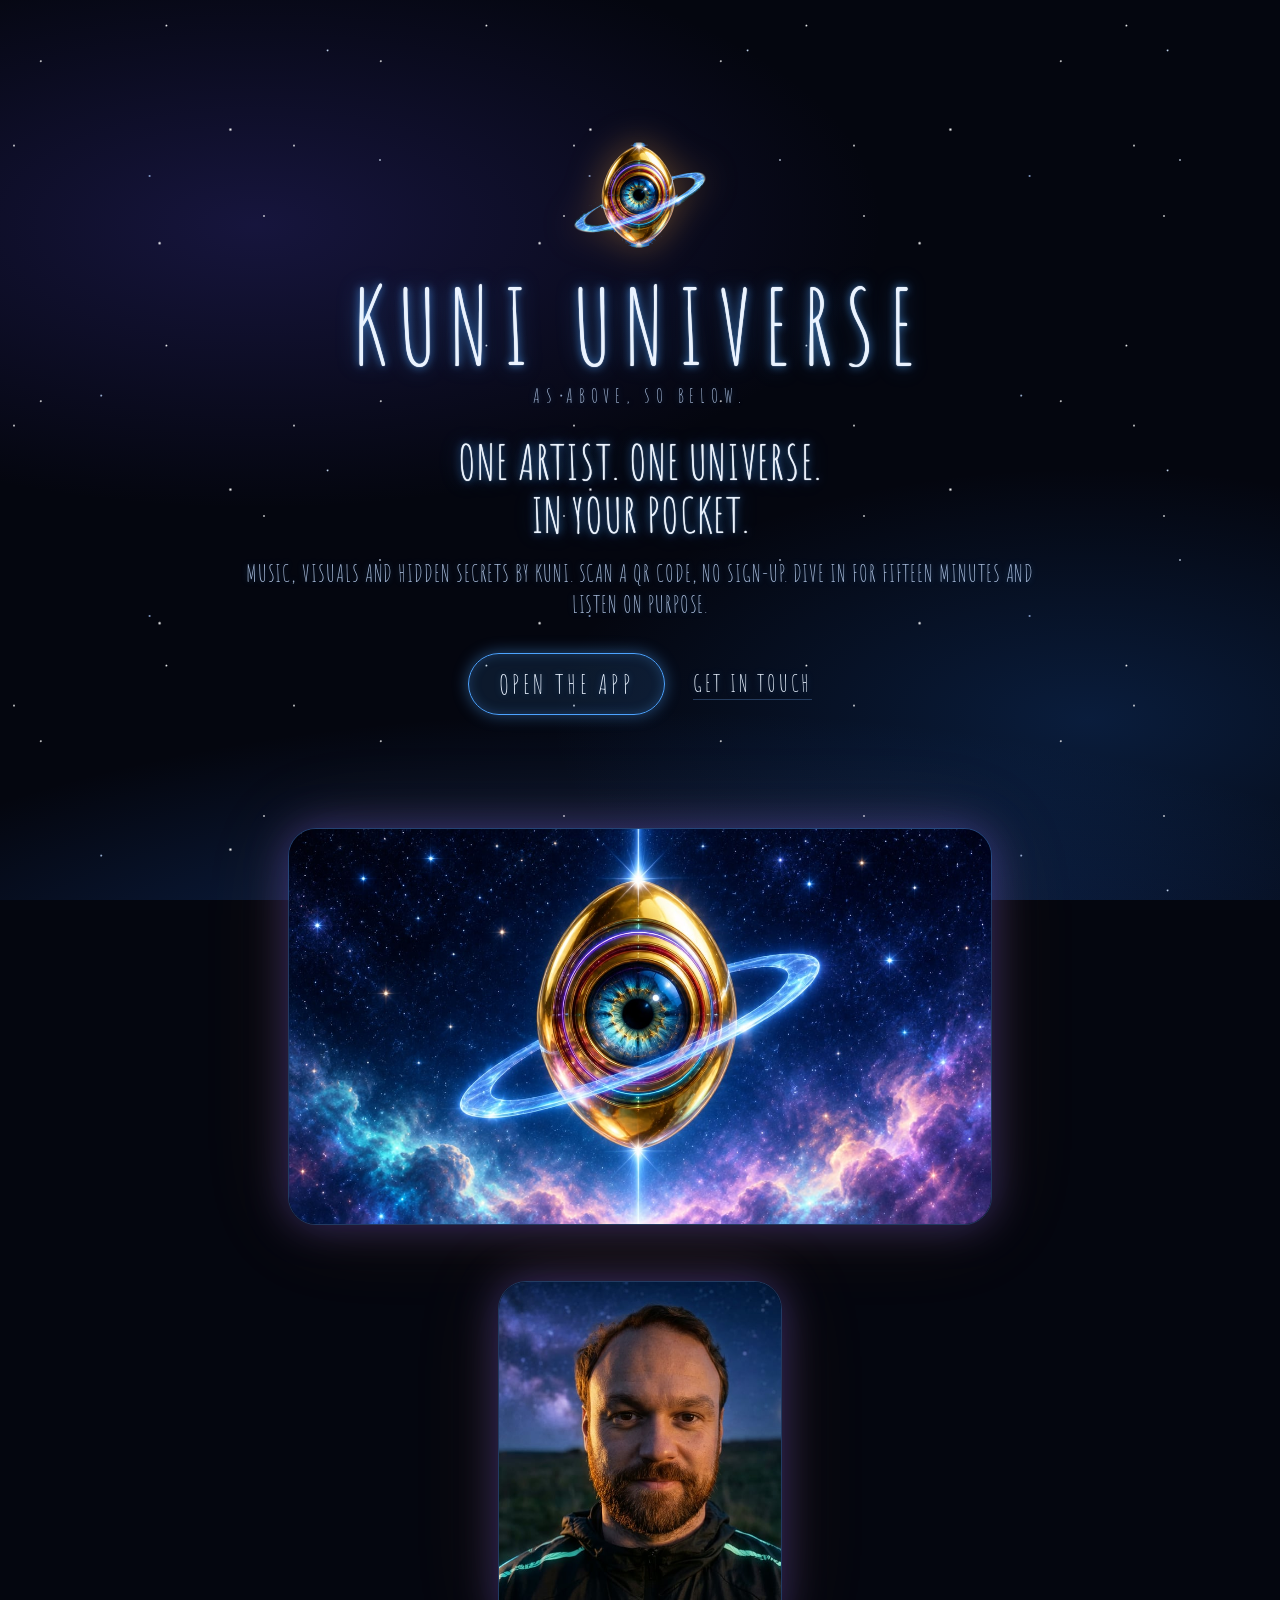
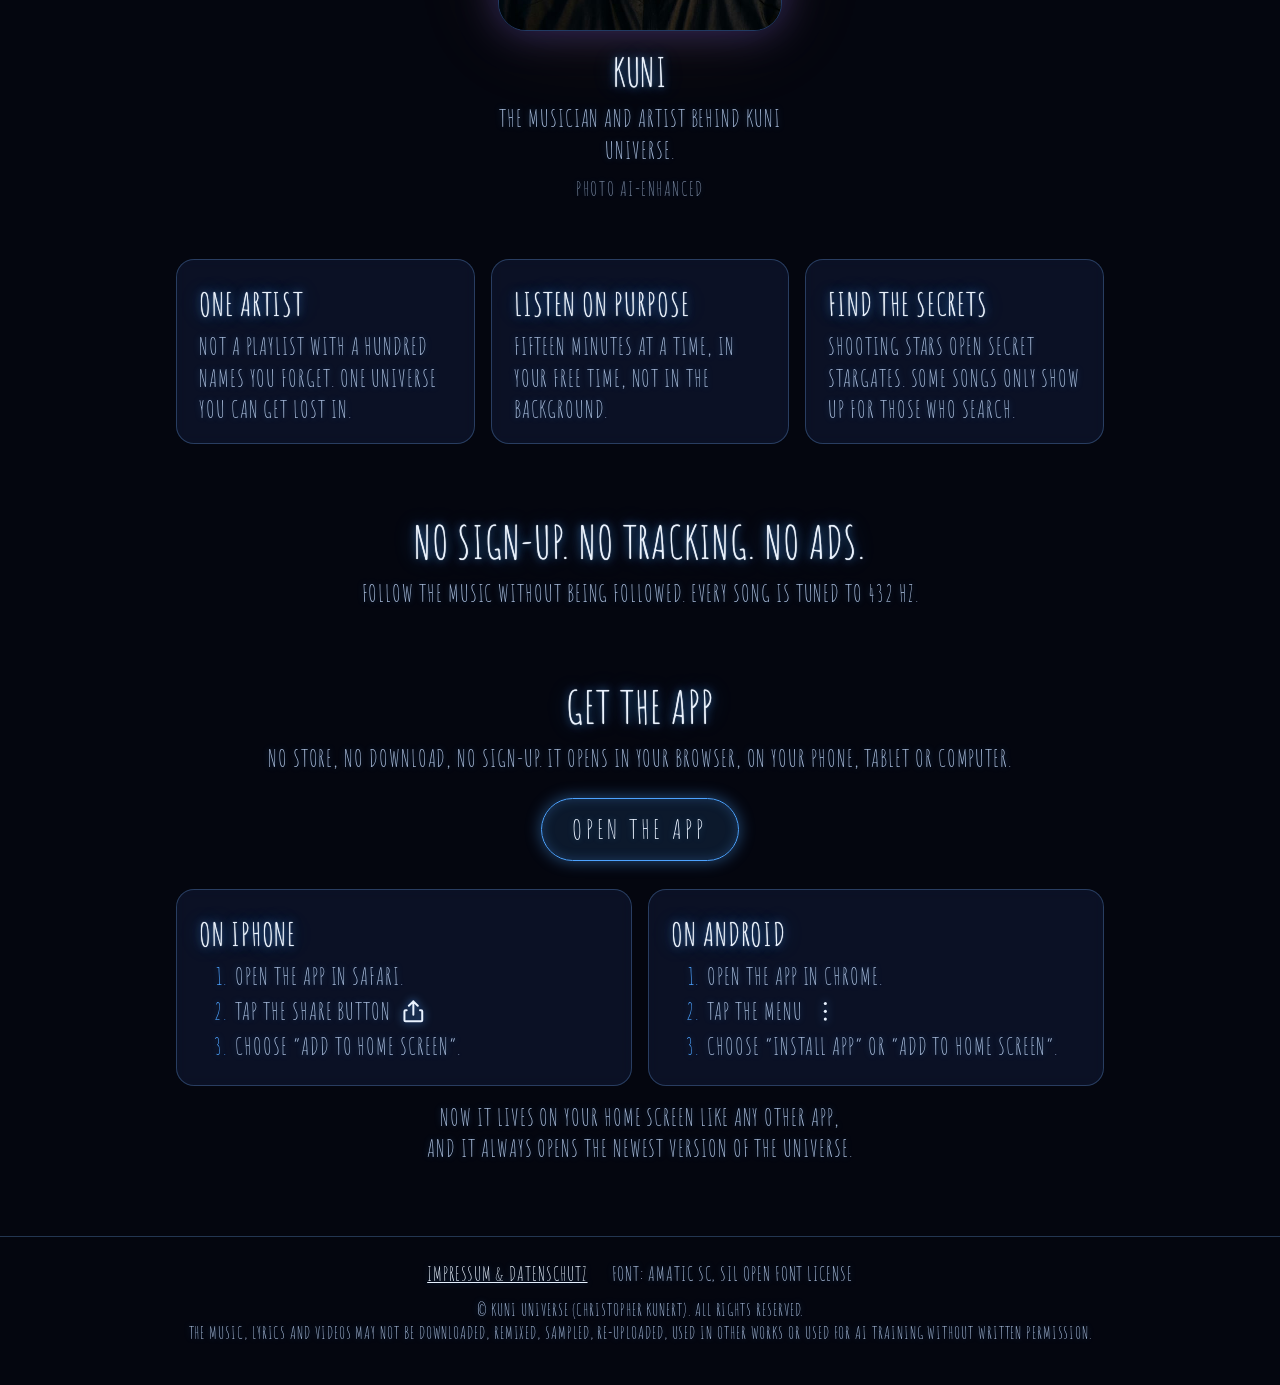
<file: index.html>
<!doctype html>
<html lang="en">
<head>
  <meta charset="utf-8">
  <meta name="viewport" content="width=device-width, initial-scale=1">
  <title>KUNI UNIVERSE</title>
  <meta name="description" content="One artist, one universe, in your pocket. Music by kuni. No sign-up, no tracking, no ads.">
  <meta name="theme-color" content="#04060f">
  <!-- Vorschau beim Teilen (WhatsApp, Telegram, Instagram): seit 07.11.2026 das neue Auge-Ei auf dem Sternenhimmel
       (Kunis Entscheidung, überall das neue Ei); alle Logo-Bilder in img/ schreibt `npm run brand` in der App -->
  <meta property="og:type" content="website">
  <meta property="og:url" content="https://christopherkunert11.github.io/kuni-universe-landing/">
  <meta property="og:title" content="KUNI UNIVERSE">
  <meta property="og:description" content="One artist, one universe, in your pocket. Music by kuni. No sign-up, no tracking, no ads.">
  <meta property="og:image" content="https://christopherkunert11.github.io/kuni-universe-landing/img/vorschau.jpg">
  <meta property="og:image:width" content="1200">
  <meta property="og:image:height" content="630">
  <meta property="og:image:alt" content="A golden egg with a blue eye and an ice-blue glass ring, floating in a starry night sky above violet nebula clouds">
  <meta name="twitter:card" content="summary_large_image">
  <link rel="icon" type="image/png" href="img/icon.png">
  <link rel="apple-touch-icon" href="img/apple-touch-icon.png">
  <link rel="stylesheet" href="style.css">
</head>
<body>
  <div class="sky" aria-hidden="true"></div>

  <main>
    <!-- Hero: Logo, Name, Botschaft, Knöpfe -->
    <header class="hero">
      <img class="mark" src="img/auge-ei.png" alt="" width="132" height="132">
      <h1>KUNI UNIVERSE</h1>
      <p class="tagline">AS ABOVE, SO BELOW.</p>
      <p class="claim">ONE ARTIST. ONE UNIVERSE.<br>IN YOUR POCKET.</p>
      <p class="lead">Music, visuals and hidden secrets by kuni. Scan a QR code, no sign-up. Dive in for fifteen minutes and listen on purpose.</p>
      <div class="cta">
        <a class="btn" href="https://kuni-universe.vercel.app">OPEN THE APP</a>
        <a class="link" href="mailto:christopherkunert11@gmail.com?subject=KUNI%20UNIVERSE">GET IN TOUCH</a>
      </div>
    </header>

    <!-- Großes Bild: das neue Auge-Ei auf dem Sternenhimmel (seit 07.11.2026, vorher die Lichtsäule mit dem alten Ei) -->
    <figure class="showcase">
      <img src="img/auge-ei-sterne.jpg" alt="The golden egg with the blue eye and an ice-blue glass ring, floating in a starry night sky above violet nebula clouds" width="1280" height="720" loading="lazy">
    </figure>

    <!-- Kuni selbst (Kunis Wunsch vom 07.11.2026): sein Foto aus dem Lebenslauf, mit PixVerse unter den Sternenhimmel
         gesetzt, darum der Hinweis „AI-enhanced“ (KI offen nennen); ohne Ortsdaten und andere Angaben in der Datei -->
    <figure class="artist">
      <img src="img/kuni.jpg" alt="kuni, portrait under a starry night sky" width="560" height="692" loading="lazy">
      <figcaption>
        <h2>KUNI</h2>
        <p>The musician and artist behind kuni universe.</p>
        <small>Photo AI-enhanced</small>
      </figcaption>
    </figure>

    <!-- Drei Gründe -->
    <section class="cards" aria-label="Why kuni universe">
      <article class="card">
        <h2>ONE ARTIST</h2>
        <p>Not a playlist with a hundred names you forget. One universe you can get lost in.</p>
      </article>
      <article class="card">
        <h2>LISTEN ON PURPOSE</h2>
        <p>Fifteen minutes at a time, in your free time, not in the background.</p>
      </article>
      <article class="card">
        <h2>FIND THE SECRETS</h2>
        <p>Shooting stars open secret stargates. Some songs only show up for those who search.</p>
      </article>
    </section>

    <!-- Versprechen -->
    <section class="promise">
      <h2>NO SIGN-UP. NO TRACKING. NO ADS.</h2>
      <p>Follow the music without being followed. Every song is tuned to 432 Hz.</p>
    </section>

    <!-- Abschluss: so kommt die App aufs Handy (ohne Store, 01.11.2026); Link zum Teilen: …/#get-the-app -->
    <section class="soon" id="get-the-app">
      <h2>GET THE APP</h2>
      <p>No store, no download, no sign-up. It opens in your browser, on your phone, tablet or computer.</p>
      <a class="btn" href="https://kuni-universe.vercel.app">OPEN THE APP</a>
    </section>

    <section class="cards install" aria-label="Put the app on your home screen">
      <article class="card">
        <h2>ON IPHONE</h2>
        <ol>
          <li>Open the app in Safari.</li>
          <li>Tap the share button
            <svg class="glyph" viewBox="0 0 24 24" aria-hidden="true"><path d="M12 3v12M8 7l4-4 4 4M6 11H5a1 1 0 0 0-1 1v8a1 1 0 0 0 1 1h14a1 1 0 0 0 1-1v-8a1 1 0 0 0-1-1h-1"/></svg>
          </li>
          <li>Choose “Add to Home Screen”.</li>
        </ol>
      </article>
      <article class="card">
        <h2>ON ANDROID</h2>
        <ol>
          <li>Open the app in Chrome.</li>
          <li>Tap the menu
            <svg class="glyph" viewBox="0 0 24 24" aria-hidden="true"><circle cx="12" cy="5" r="1.4"/><circle cx="12" cy="12" r="1.4"/><circle cx="12" cy="19" r="1.4"/></svg>
          </li>
          <li>Choose “Install app” or “Add to Home screen”.</li>
        </ol>
      </article>
    </section>
    <p class="install-note">Now it lives on your home screen like any other app, and it always opens the newest version of the universe.</p>
  </main>

  <footer>
    <a href="impressum.html">IMPRESSUM &amp; DATENSCHUTZ</a>
    <span>Font: Amatic SC, SIL Open Font License</span>
    <p class="rights">© kuni universe (Christopher Kunert). All rights reserved.<br>
    The music, lyrics and videos may not be downloaded, remixed, sampled, re-uploaded, used in other works or used for AI training without written permission.</p>
  </footer>
</body>
</html>
</file>
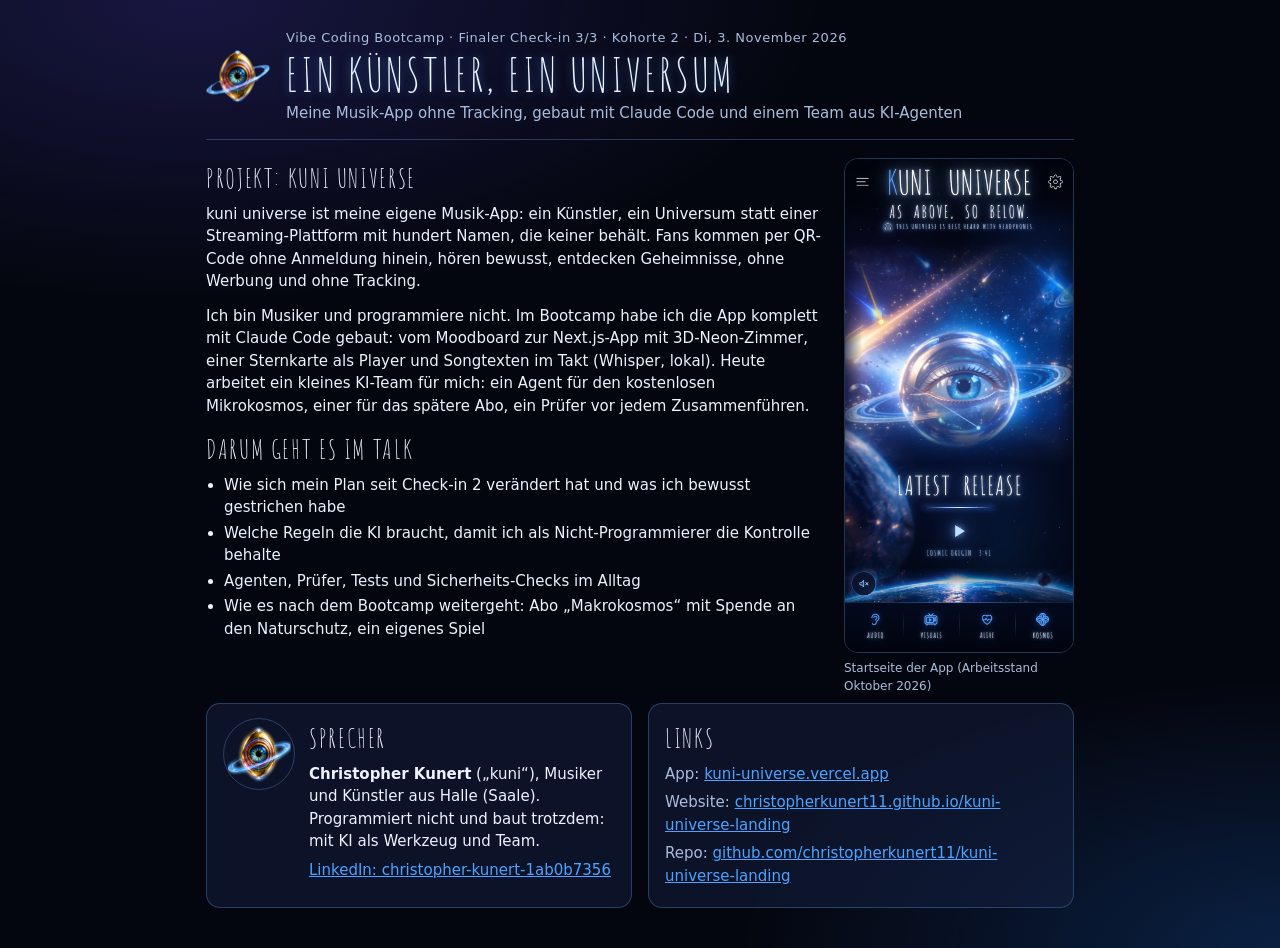
<file: checkin/index.html>
<!doctype html>
<html lang="de">
<head>
  <meta charset="utf-8">
  <meta name="viewport" content="width=device-width, initial-scale=1">
  <title>EIN KÜNSTLER, EIN UNIVERSUM · KUNI UNIVERSE</title>
  <meta name="description" content="One-Pager zum finalen Check-in des Vibe Coding Bootcamps: kuni universe, eine Musik-App ohne Tracking, gebaut mit Claude Code und KI-Agenten.">
  <link rel="icon" type="image/png" href="../img/icon.png">
  <style>
    /* Schrift: Amatic SC, selbst gehostet (SIL OFL) */
    @font-face { font-family: "Amatic SC"; src: url("../fonts/amatic-sc-latin.woff2") format("woff2"); font-display: swap; unicode-range: U+0000-00FF, U+2000-206F, U+20AC; }
    @font-face { font-family: "Amatic SC"; src: url("../fonts/amatic-sc-latin-ext.woff2") format("woff2"); font-display: swap; unicode-range: U+0100-02AF, U+1E00-1E9F; }

    :root {
      --bg: #04060f;
      --card: rgba(20, 32, 64, 0.55);
      --ink: #eaf3ff;
      --muted: #a9bddc;
      --neon: #4da3ff;
      --line: rgba(120, 180, 255, 0.28);
    }
    * { box-sizing: border-box; }
    html, body { margin: 0; background: var(--bg); color: var(--ink); }
    body {
      font-family: system-ui, "Segoe UI", Roboto, sans-serif;
      font-size: 15px;
      line-height: 1.5;
      background:
        radial-gradient(ellipse 70% 45% at 15% 0%, rgba(70, 60, 180, 0.3), transparent 70%),
        radial-gradient(ellipse 60% 40% at 100% 100%, rgba(30, 110, 220, 0.25), transparent 70%),
        var(--bg);
      min-height: 100vh;
    }
    .page { max-width: 900px; margin: 0 auto; padding: 28px 16px 40px; }
    .display { font-family: "Amatic SC", sans-serif; text-transform: uppercase; letter-spacing: 0.06em; font-weight: 400; }

    header { display: flex; gap: 16px; align-items: center; border-bottom: 1px solid var(--line); padding-bottom: 14px; }
    header img { width: 64px; height: 64px; flex: none; }
    .event { margin: 0; color: var(--muted); font-size: 13px; letter-spacing: 0.04em; }
    h1 { margin: 2px 0 0; font-size: clamp(2rem, 6vw, 2.9rem); line-height: 1.05; text-shadow: 0 0 10px rgba(77, 163, 255, 0.55); }
    .sub { margin: 4px 0 0; color: var(--muted); }

    .grid { display: grid; grid-template-columns: 1fr 230px; gap: 22px; margin-top: 18px; }
    h2 { margin: 0 0 4px; font-size: 1.7rem; color: var(--ink); }
    p { margin: 0 0 12px; }
    ul { margin: 0 0 12px; padding-left: 18px; }
    li { margin-bottom: 3px; }
    .shot { width: 100%; height: auto; border-radius: 14px; border: 1px solid var(--line); display: block; }
    .caption { font-size: 12px; color: var(--muted); margin-top: 6px; }

    .bottom { display: grid; grid-template-columns: 1fr 1fr; gap: 16px; margin-top: 8px; }
    .box { background: var(--card); border: 1px solid var(--line); border-radius: 14px; padding: 14px 16px; }
    .speaker { display: flex; gap: 14px; align-items: flex-start; }
    .speaker img { width: 72px; height: 72px; border-radius: 50%; object-fit: cover; border: 1px solid var(--line); flex: none; }
    .speaker p { margin: 0; }
    a { color: var(--neon); }
    .links { list-style: none; padding: 0; margin: 0; }
    .links li { margin-bottom: 6px; }
    .links span { color: var(--muted); }

    @media (max-width: 640px) {
      .grid, .bottom { grid-template-columns: 1fr; }
      .grid figure { max-width: 260px; margin: 0 auto; }
    }

    /* Druck: hell und auf eine A4-Seite */
    @page { size: A4; margin: 12mm; }
    @media print {
      :root { --ink: #111; --muted: #444; --neon: #0b4fa8; --line: #c9d3e3; --card: #f4f7fc; }
      html, body { background: #fff; }
      body { font-size: 10.5pt; line-height: 1.4; min-height: 0; }
      .page { max-width: none; padding: 0; }
      h1 { text-shadow: none; font-size: 26pt; }
      h2 { font-size: 17pt; }
      .grid { grid-template-columns: 1fr 52mm; gap: 7mm; margin-top: 5mm; }
      .bottom { grid-template-columns: 1fr 1fr; }
      .grid figure { max-width: none; margin: 0; }
      a { text-decoration: none; }
      .box, figure { break-inside: avoid; }
    }
  </style>
</head>
<body>
  <div class="page">
    <header>
      <img src="../img/auge-ei.png" alt="kuni universe Logo" width="64" height="64">
      <div>
        <p class="event">Vibe Coding Bootcamp · Finaler Check-in 3/3 · Kohorte 2 · Di, 3. November 2026</p>
        <h1 class="display">Ein Künstler, ein Universum</h1>
        <p class="sub">Meine Musik-App ohne Tracking, gebaut mit Claude Code und einem Team aus KI-Agenten</p>
      </div>
    </header>

    <div class="grid">
      <section>
        <h2 class="display">Projekt: kuni universe</h2>
        <p>kuni universe ist meine eigene Musik-App: ein Künstler, ein Universum statt einer Streaming-Plattform mit hundert Namen, die keiner behält. Fans kommen per QR-Code ohne Anmeldung hinein, hören bewusst, entdecken Geheimnisse, ohne Werbung und ohne Tracking.</p>
        <p>Ich bin Musiker und programmiere nicht. Im Bootcamp habe ich die App komplett mit Claude Code gebaut: vom Moodboard zur Next.js-App mit 3D-Neon-Zimmer, einer Sternkarte als Player und Songtexten im Takt (Whisper, lokal). Heute arbeitet ein kleines KI-Team für mich: ein Agent für den kostenlosen Mikrokosmos, einer für das spätere Abo, ein Prüfer vor jedem Zusammenführen.</p>

        <h2 class="display">Darum geht es im Talk</h2>
        <ul>
          <li>Wie sich mein Plan seit Check-in 2 verändert hat und was ich bewusst gestrichen habe</li>
          <li>Welche Regeln die KI braucht, damit ich als Nicht-Programmierer die Kontrolle behalte</li>
          <li>Agenten, Prüfer, Tests und Sicherheits-Checks im Alltag</li>
          <li>Wie es nach dem Bootcamp weitergeht: Abo „Makrokosmos“ mit Spende an den Naturschutz, ein eigenes Spiel</li>
        </ul>
      </section>

      <figure style="margin:0">
        <img class="shot" src="app-start.png" alt="Startseite der App kuni universe: Augen-Planet im Weltall, darunter Latest Release und die vier Bereiche Audio, Visuals, Alive, Kosmos" width="780" height="1688">
        <figcaption class="caption">Startseite der App (Arbeitsstand Oktober 2026)</figcaption>
      </figure>
    </div>

    <div class="bottom">
      <section class="box speaker">
        <img src="../img/icon.png" alt="">
        <div>
          <h2 class="display">Sprecher</h2>
          <p><strong>Christopher Kunert</strong> („kuni“), Musiker und Künstler aus Halle (Saale). Programmiert nicht und baut trotzdem: mit KI als Werkzeug und Team.</p>
          <p style="margin-top:6px"><a href="https://www.linkedin.com/in/christopher-kunert-1ab0b7356">LinkedIn: christopher-kunert-1ab0b7356</a></p>
        </div>
      </section>
      <section class="box">
        <h2 class="display">Links</h2>
        <ul class="links">
          <li><span>App:</span> <a href="https://kuni-universe.vercel.app">kuni-universe.vercel.app</a></li>
          <li><span>Website:</span> <a href="https://christopherkunert11.github.io/kuni-universe-landing/">christopherkunert11.github.io/kuni-universe-landing</a></li>
          <li><span>Repo:</span> <a href="https://github.com/christopherkunert11/kuni-universe-landing">github.com/christopherkunert11/kuni-universe-landing</a></li>
        </ul>
      </section>
    </div>
  </div>
</body>
</html>
</file>
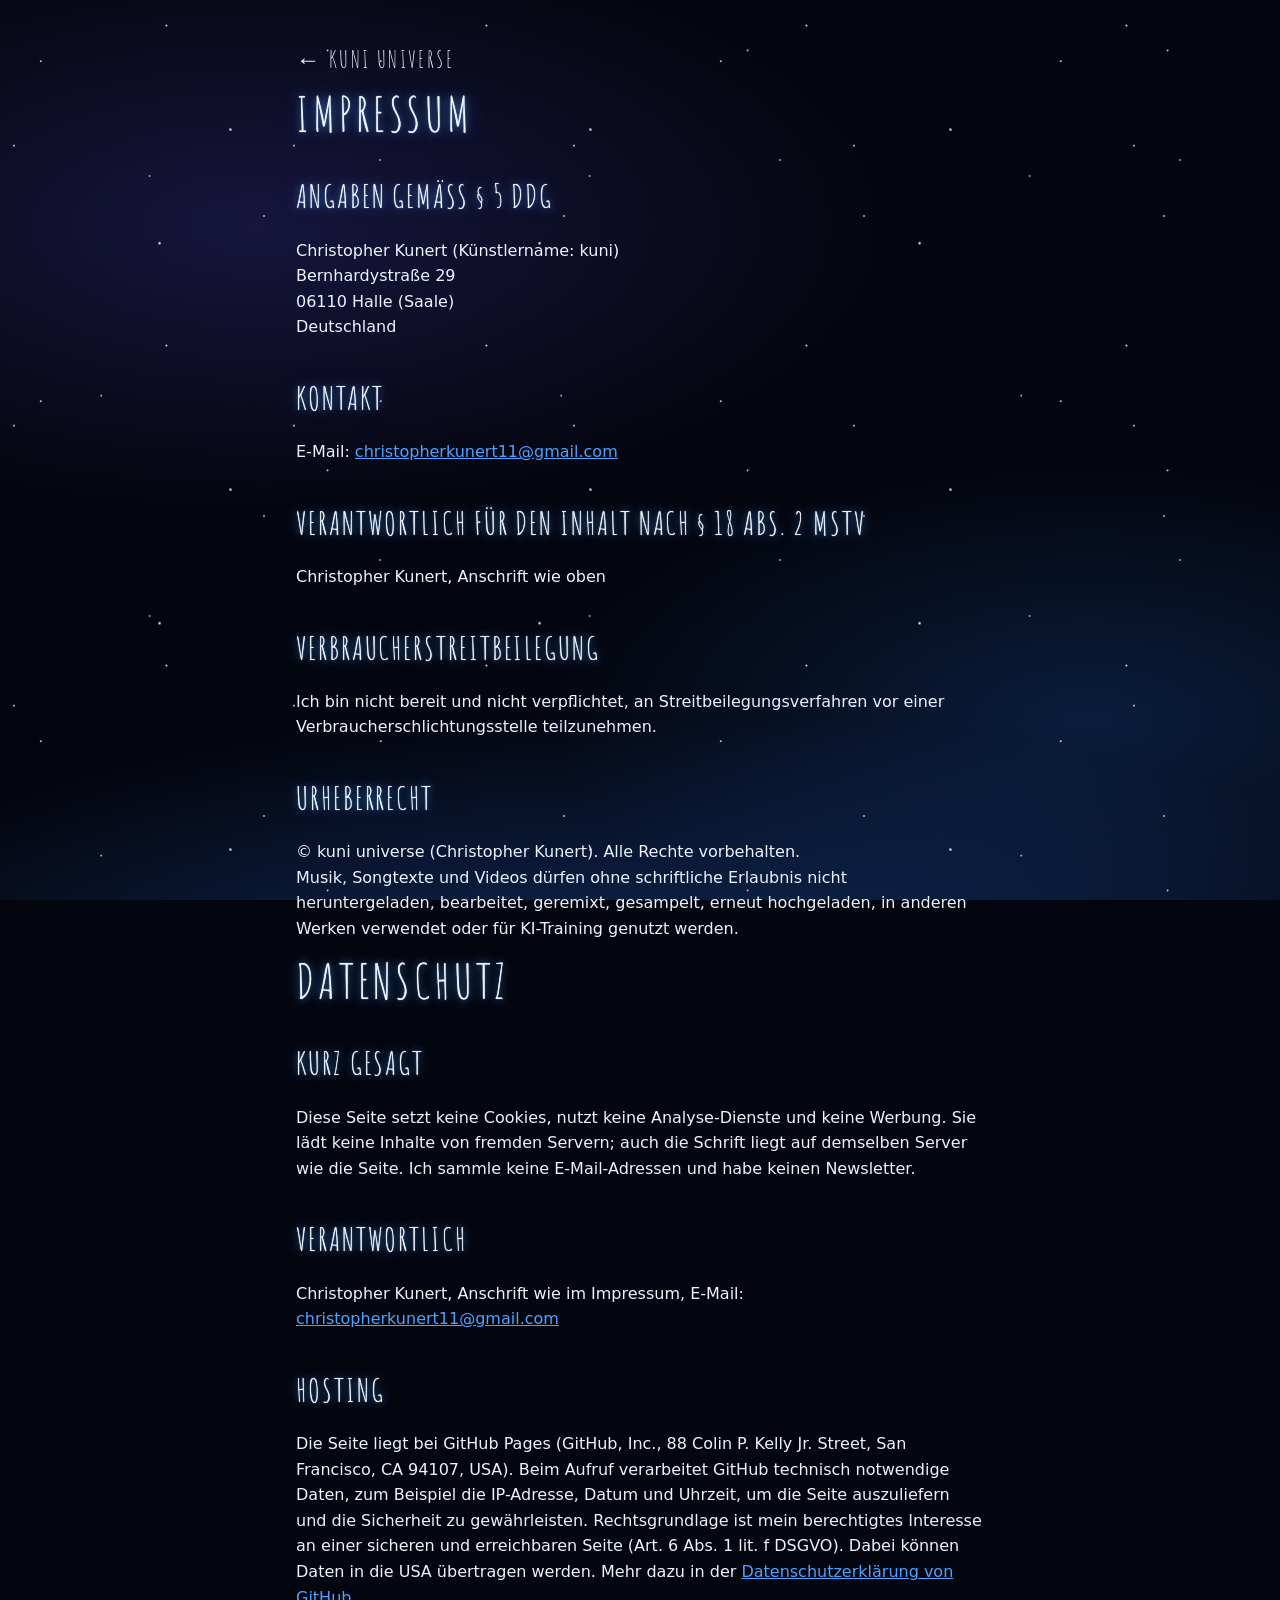
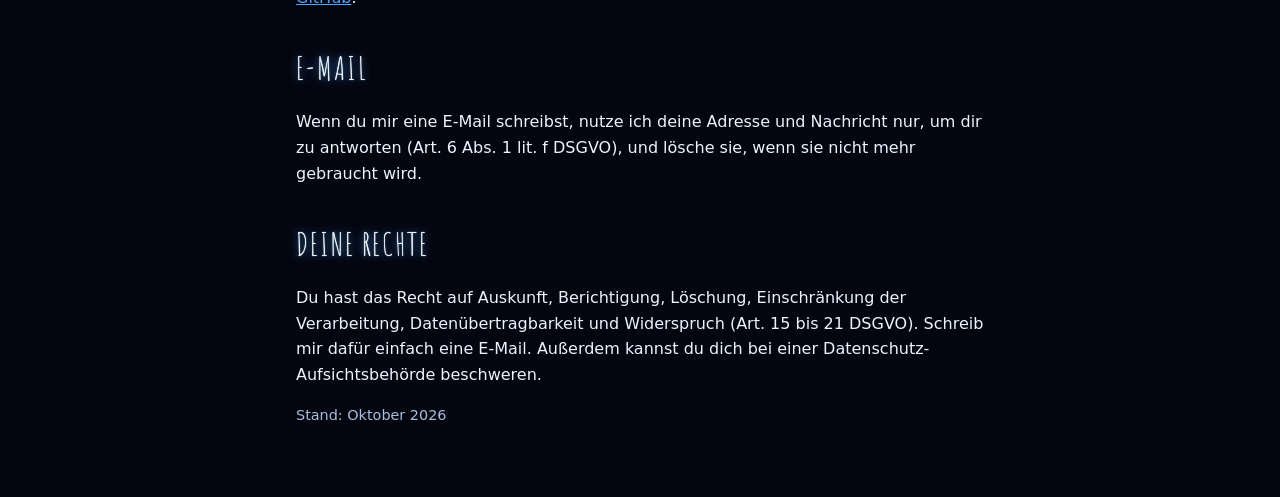
<file: impressum.html>
<!doctype html>
<html lang="de">
<head>
  <meta charset="utf-8">
  <meta name="viewport" content="width=device-width, initial-scale=1">
  <title>IMPRESSUM · KUNI UNIVERSE</title>
  <meta name="robots" content="noindex">
  <link rel="icon" type="image/png" href="img/icon.png">
  <link rel="stylesheet" href="style.css">
</head>
<body>
  <div class="sky" aria-hidden="true"></div>
  <main class="legal">
    <a class="back" href="./">← KUNI UNIVERSE</a>

    <h1>Impressum</h1>

    <h2>Angaben gemäß § 5 DDG</h2>
    <p>Christopher Kunert (Künstlername: kuni)<br>
    Bernhardystraße 29<br>
    06110 Halle (Saale)<br>
    Deutschland</p>

    <h2>Kontakt</h2>
    <p>E-Mail: <a href="mailto:christopherkunert11@gmail.com">christopherkunert11@gmail.com</a></p>

    <h2>Verantwortlich für den Inhalt nach § 18 Abs. 2 MStV</h2>
    <p>Christopher Kunert, Anschrift wie oben</p>

    <h2>Verbraucherstreitbeilegung</h2>
    <p>Ich bin nicht bereit und nicht verpflichtet, an Streitbeilegungsverfahren vor einer Verbraucherschlichtungsstelle teilzunehmen.</p>

    <h2>Urheberrecht</h2>
    <p>© kuni universe (Christopher Kunert). Alle Rechte vorbehalten.<br>
    Musik, Songtexte und Videos dürfen ohne schriftliche Erlaubnis nicht heruntergeladen, bearbeitet, geremixt, gesampelt, erneut hochgeladen, in anderen Werken verwendet oder für KI-Training genutzt werden.</p>

    <h1>Datenschutz</h1>

    <h2>Kurz gesagt</h2>
    <p>Diese Seite setzt keine Cookies, nutzt keine Analyse-Dienste und keine Werbung. Sie lädt keine Inhalte von fremden Servern; auch die Schrift liegt auf demselben Server wie die Seite. Ich sammle keine E-Mail-Adressen und habe keinen Newsletter.</p>

    <h2>Verantwortlich</h2>
    <p>Christopher Kunert, Anschrift wie im Impressum, E-Mail: <a href="mailto:christopherkunert11@gmail.com">christopherkunert11@gmail.com</a></p>

    <h2>Hosting</h2>
    <p>Die Seite liegt bei GitHub Pages (GitHub, Inc., 88 Colin P. Kelly Jr. Street, San Francisco, CA 94107, USA). Beim Aufruf verarbeitet GitHub technisch notwendige Daten, zum Beispiel die IP-Adresse, Datum und Uhrzeit, um die Seite auszuliefern und die Sicherheit zu gewährleisten. Rechtsgrundlage ist mein berechtigtes Interesse an einer sicheren und erreichbaren Seite (Art. 6 Abs. 1 lit. f DSGVO). Dabei können Daten in die USA übertragen werden. Mehr dazu in der <a href="https://docs.github.com/de/site-policy/privacy-policies/github-general-privacy-statement" rel="noopener">Datenschutzerklärung von GitHub</a>.</p>

    <h2>E-Mail</h2>
    <p>Wenn du mir eine E-Mail schreibst, nutze ich deine Adresse und Nachricht nur, um dir zu antworten (Art. 6 Abs. 1 lit. f DSGVO), und lösche sie, wenn sie nicht mehr gebraucht wird.</p>

    <h2>Deine Rechte</h2>
    <p>Du hast das Recht auf Auskunft, Berichtigung, Löschung, Einschränkung der Verarbeitung, Datenübertragbarkeit und Widerspruch (Art. 15 bis 21 DSGVO). Schreib mir dafür einfach eine E-Mail. Außerdem kannst du dich bei einer Datenschutz-Aufsichtsbehörde beschweren.</p>

    <p class="note">Stand: Oktober 2026</p>
  </main>
</body>
</html>
</file>
<file: style.css>
/* Schrift: Amatic SC, selbst gehostet (SIL OFL, Lizenz in fonts/) */
@font-face {
  font-family: "Amatic SC";
  src: url("fonts/amatic-sc-latin.woff2") format("woff2");
  font-display: swap;
  unicode-range: U+0000-00FF, U+0131, U+0152-0153, U+02BB-02BC, U+02C6, U+02DA, U+02DC, U+2000-206F, U+20AC, U+2122, U+2191, U+2193, U+2212, U+2215, U+FEFF, U+FFFD;
}
@font-face {
  font-family: "Amatic SC";
  src: url("fonts/amatic-sc-latin-ext.woff2") format("woff2");
  font-display: swap;
  unicode-range: U+0100-02AF, U+0304, U+0308, U+0329, U+1E00-1E9F, U+1EF2-1EFF, U+2020, U+20A0-20AB, U+20AD-20C0, U+2113, U+2C60-2C7F, U+A720-A7FF;
}

/* Farben wie in der App: tiefes Blau, Neon-Blau */
:root {
  --bg: #04060f;
  --ink: #eaf3ff;
  --muted: #a9bddc;
  --neon: #4da3ff;
  --glass: rgba(20, 32, 64, 0.45);
  --line: rgba(120, 180, 255, 0.28);
  --glow: 0 0 1px #fff, 0 0 8px rgba(77, 163, 255, 0.85), 0 0 22px rgba(77, 163, 255, 0.45);
}

* { box-sizing: border-box; }

html { background: var(--bg); }

body {
  margin: 0;
  min-height: 100vh;
  /* durchsichtig, sonst verdeckt der Body den Sternenhimmel */
  background: transparent;
  color: var(--ink);
  font-family: "Amatic SC", "Arial Narrow", sans-serif;
  font-size: 1.45rem;
  line-height: 1.35;
  text-transform: uppercase;
  letter-spacing: 0.04em;
  text-shadow: 0 0 6px rgba(77, 163, 255, 0.35);
  -webkit-font-smoothing: antialiased;
}

/* Sternenhimmel nur aus Verläufen, kein Bild */
.sky {
  position: fixed;
  inset: 0;
  z-index: -1;
  background:
    radial-gradient(1.5px 1.5px at 12% 18%, #fff, transparent),
    radial-gradient(1.5px 1.5px at 78% 12%, #cfe3ff, transparent),
    radial-gradient(2px 2px at 42% 64%, #fff, transparent),
    radial-gradient(1.5px 1.5px at 88% 72%, #fff, transparent),
    radial-gradient(1.5px 1.5px at 22% 86%, #bcd6ff, transparent),
    radial-gradient(2px 2px at 64% 36%, #fff, transparent),
    radial-gradient(1.5px 1.5px at 5% 52%, #fff, transparent),
    radial-gradient(1.5px 1.5px at 95% 40%, #dbe9ff, transparent),
    radial-gradient(1.5px 1.5px at 52% 8%, #fff, transparent),
    radial-gradient(1.5px 1.5px at 34% 40%, #a8c8ff, transparent),
    radial-gradient(ellipse 70% 45% at 20% 25%, rgba(70, 60, 180, 0.28), transparent 70%),
    radial-gradient(ellipse 60% 40% at 85% 80%, rgba(30, 110, 220, 0.22), transparent 70%),
    radial-gradient(ellipse 120% 60% at 50% 115%, rgba(40, 120, 255, 0.35), transparent 60%),
    var(--bg);
  background-size: 340px 340px, 420px 420px, 380px 380px, 300px 300px, 460px 460px, 360px 360px, 280px 280px, 400px 400px, 320px 320px, 440px 440px, 100% 100%, 100% 100%, 100% 100%, 100% 100%;
}

main {
  max-width: 960px;
  margin: 0 auto;
  padding: 0 16px;
}

h1, h2 { font-weight: 400; margin: 0; text-shadow: var(--glow); }

/* Hero */
.hero {
  min-height: min(92vh, 860px);
  display: flex;
  flex-direction: column;
  align-items: center;
  justify-content: center;
  text-align: center;
  padding: 48px 0 32px;
}
.mark {
  width: 132px;
  height: 132px;
  filter: drop-shadow(0 0 18px rgba(255, 170, 60, 0.35));
  animation: float 7s ease-in-out infinite;
}
h1 {
  font-size: clamp(3.2rem, 15vw, 6.5rem);
  line-height: 1;
  letter-spacing: 0.12em;
  margin-top: 12px;
}
.tagline { color: var(--muted); margin: 6px 0 28px; letter-spacing: 0.3em; font-size: 1.2rem; }
.claim { font-size: clamp(2rem, 8vw, 3rem); line-height: 1.1; margin: 0 0 16px; text-shadow: var(--glow); }
.lead { max-width: 34em; color: var(--muted); margin: 0 0 32px; }

/* Großes Bild unter dem Hero: seit 07.11.2026 das neue Auge-Ei auf dem Sternenhimmel im Querformat
   (vorher die Lichtsäule im Handyformat, 380 px breit) */
.showcase { max-width: 720px; margin: 0 auto 56px; padding: 0 8px; }
.showcase img {
  display: block;
  width: 100%;
  height: auto;
  border-radius: 28px;
  border: 1px solid rgba(90, 162, 255, 0.35);
  box-shadow: 0 0 40px rgba(122, 92, 255, 0.35), 0 0 90px rgba(255, 170, 60, 0.12);
}

/* Kuni selbst (seit 07.11.2026): sein Foto im selben Neon-Rahmen wie das große Bild, darunter Name und ein Satz */
.artist { max-width: 300px; margin: 0 auto 56px; padding: 0 8px; text-align: center; }
.artist img {
  display: block;
  width: 100%;
  height: auto;
  border-radius: 28px;
  border: 1px solid rgba(90, 162, 255, 0.35);
  box-shadow: 0 0 40px rgba(122, 92, 255, 0.35), 0 0 90px rgba(255, 170, 60, 0.12);
}
.artist figcaption { margin-top: 16px; }
.artist h2 { font-size: 2.4rem; margin: 0 0 4px; }
.artist p { margin: 0 0 6px; color: var(--muted); }
.artist small { color: var(--muted); opacity: 0.7; letter-spacing: 0.08em; }

.cta { display: flex; flex-wrap: wrap; gap: 14px 28px; align-items: center; justify-content: center; }
.btn {
  display: inline-block;
  padding: 12px 30px;
  border: 1px solid var(--neon);
  border-radius: 999px;
  color: var(--ink);
  text-decoration: none;
  font-size: 1.7rem;
  letter-spacing: 0.12em;
  background: rgba(77, 163, 255, 0.12);
  box-shadow: 0 0 16px rgba(77, 163, 255, 0.45), inset 0 0 12px rgba(77, 163, 255, 0.25);
  transition: background 0.2s, box-shadow 0.2s;
}
.btn:hover, .btn:focus-visible {
  background: rgba(77, 163, 255, 0.28);
  box-shadow: 0 0 28px rgba(77, 163, 255, 0.75), inset 0 0 14px rgba(77, 163, 255, 0.35);
}
.link { color: var(--ink); text-decoration: none; border-bottom: 1px solid var(--line); letter-spacing: 0.12em; }
.link:hover, .link:focus-visible { border-color: var(--neon); }
a:focus-visible { outline: 2px solid var(--neon); outline-offset: 4px; }

/* Drei Karten aus Glas */
.cards {
  display: grid;
  grid-template-columns: repeat(auto-fit, minmax(240px, 1fr));
  gap: 16px;
  margin: 24px 0 72px;
}
.card {
  background: var(--glass);
  border: 1px solid var(--line);
  border-radius: 18px;
  padding: 22px 22px 18px;
  backdrop-filter: blur(6px);
}
.card h2 { font-size: 2rem; margin-bottom: 6px; }
.card p { margin: 0; color: var(--muted); }

.promise, .soon { text-align: center; margin: 0 0 72px; }
/* „Get the app“: Knopf darüber, die zwei Anleitungen direkt darunter */
.soon { margin-bottom: 28px; }

/* Anleitung fürs Handy: zwei Glas-Karten mit nummerierten Schritten */
.install { margin: 0 0 16px; }
.install ol { margin: 0; padding-left: 1.4em; color: var(--muted); }
.install li { margin: 4px 0; padding-left: 4px; }
.install li::marker { color: var(--neon); }
.glyph {
  width: 1.15em;
  height: 1.15em;
  vertical-align: -0.2em;
  margin-left: 4px;
  fill: none;
  stroke: var(--ink);
  stroke-width: 1.8;
  stroke-linecap: round;
  stroke-linejoin: round;
  filter: drop-shadow(0 0 4px rgba(77, 163, 255, 0.8));
}
.glyph circle { fill: var(--ink); stroke: none; }
.install-note { text-align: center; color: var(--muted); max-width: 34em; margin: 0 auto 72px; text-wrap: balance; }
.promise h2, .soon h2 { font-size: clamp(2rem, 7vw, 2.8rem); line-height: 1.15; margin-bottom: 10px; }
.promise p, .soon p { color: var(--muted); margin: 0 0 24px; }

footer {
  display: flex;
  flex-wrap: wrap;
  gap: 8px 24px;
  justify-content: center;
  padding: 24px 16px 40px;
  border-top: 1px solid var(--line);
  font-size: 1.2rem;
  color: var(--muted);
}
footer a { color: var(--ink); }
/* Rechte-Hinweis: eigene Zeile unter den Links */
footer .rights { flex: 0 0 100%; margin: 4px 0 0; text-align: center; text-wrap: balance; font-size: 1.05rem; }

@keyframes float {
  0%, 100% { transform: translateY(0); }
  50% { transform: translateY(-8px); }
}
@media (prefers-reduced-motion: reduce) {
  .mark { animation: none; }
}

/* Rechtstexte: gut lesbare Normalschrift statt Amatic */
.legal {
  max-width: 720px;
  margin: 0 auto;
  padding: 40px 16px 56px;
  font-family: system-ui, "Segoe UI", Roboto, sans-serif;
  font-size: 1rem;
  line-height: 1.6;
  text-transform: none;
  letter-spacing: 0;
  text-shadow: none;
}
.legal h1 { font-family: "Amatic SC", sans-serif; font-size: 3rem; letter-spacing: 0.08em; text-transform: uppercase; }
.legal h2 { font-family: "Amatic SC", sans-serif; font-size: 2rem; letter-spacing: 0.06em; text-transform: uppercase; margin-top: 32px; }
.legal a { color: var(--neon); }
.legal .back { font-family: "Amatic SC", sans-serif; font-size: 1.5rem; text-transform: uppercase; letter-spacing: 0.1em; color: var(--ink); text-decoration: none; }
.legal .note { color: var(--muted); font-size: 0.9rem; }
</file>
